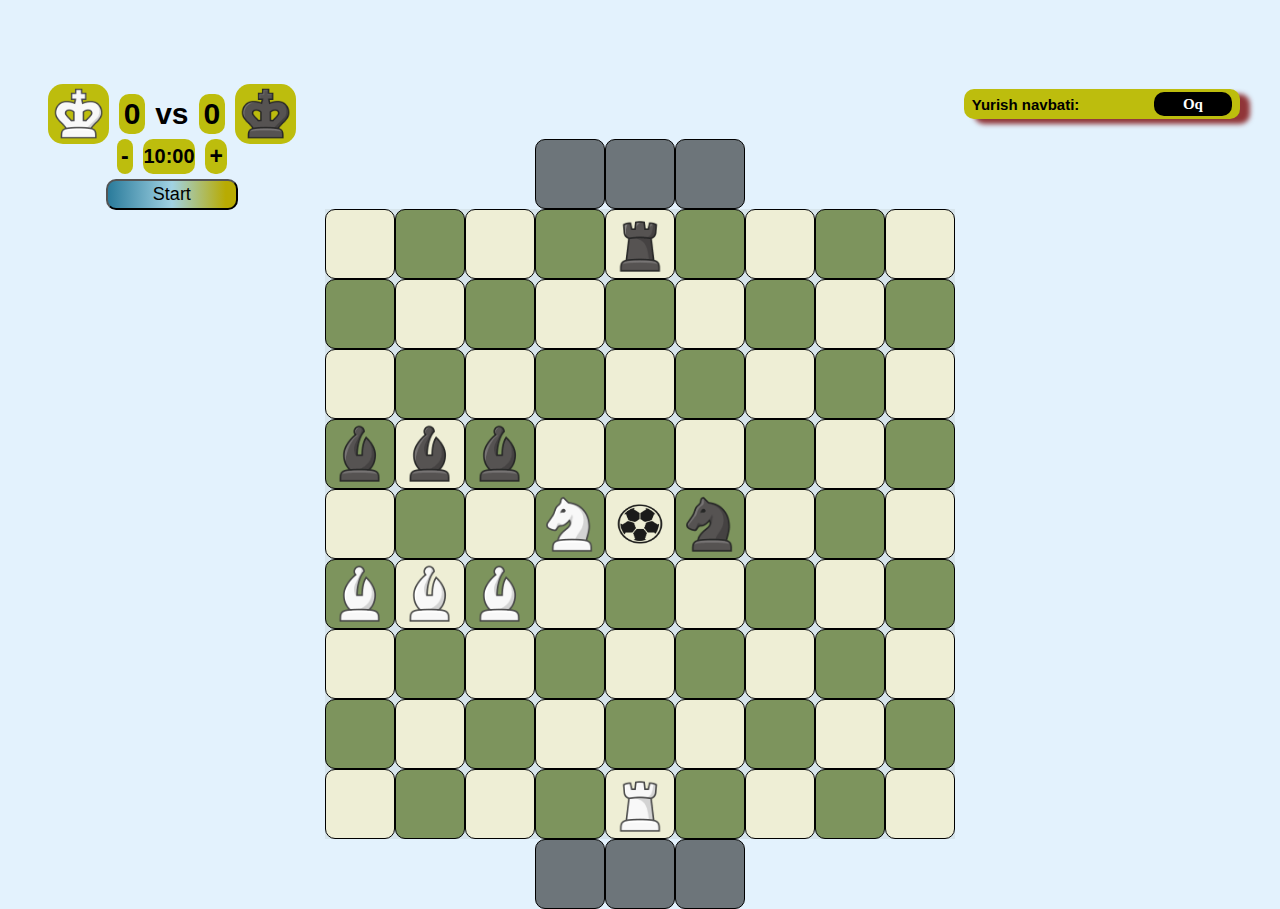
<file: index.html>
<!DOCTYPE html>
<html lang="en">

<head>
	<meta charset="UTF-8">
	<meta name="viewport" content="width=device-width, initial-scale=1.0">
	<title>CHess Ball | Game</title>
	<link rel="stylesheet" href="style.css">
	<link rel="shortcut icon" href="./images/favicon.png" type="image/x-icon">
</head>

<body>


	<!-- Main Content (Matrix) -->
	<div class="main-container">
		<div class="madam">
			<div class="sorov">
				<div class="h4">Qanday o'ynashni bilasizmi ?</div>
				<div class="answer">
					<span class="Yes">Ha</span>
					<span class="No">Yo'q</span>
				</div>
			</div>
		</div>
	</div>
	<div class="container">
		<div class="Order-section">
			<div class="live-sec">
				<div class="live">
					<img class="king" src="./images/pieces/white/king.png" alt="">
					<span class="score">0</span>
					<h3>vs</h3>
					<span class="score">0</span>
					<img class="king" src="./images/pieces/black/king.png" alt="">
				</div>
				<div class="timer">
					<div class="time-sec">
						<div class="pluss minus">-</div>
						<span id="time" class="time">10:00</span>
						<div class="pluss">+</div>
					</div>
					<button class="btn-start">Start</button>
				</div>
				<div class="goall"><span> <img src="./images/ball.jpg" alt="" srcset="">Goall <img src="./images/ball.jpg"
							alt="" srcset=""></span></div>
			</div>
			<div class="info-sec">Yurish navbati: <span class="move-color-black">Qora</span></div>

		</div>
		<div class="goal-keeping-zone-1 keeper-zone">
			<div class="squad"></div>
		</div>
		<div class="goal-keeping-zone-1">
			<div class="squad"></div>
			<div class="squad"></div>
			<div class="squad"></div>
		</div>
		<div class="main-matrix">
			<div class="squad"></div>
			<div class="squad"></div>
			<div class="squad"></div>
			<div class="squad"></div>
			<div class="squad"></div>
			<div class="squad"></div>
			<div class="squad"></div>
			<div class="squad"></div>
			<div class="squad"></div>
			<div class="squad"></div>
			<div class="squad"></div>
			<div class="squad"></div>
			<div class="squad"></div>
			<div class="squad"></div>
			<div class="squad"></div>
			<div class="squad"></div>
			<div class="squad"></div>
			<div class="squad"></div>
			<div class="squad"></div>
			<div class="squad"></div>
			<div class="squad"></div>
			<div class="squad"></div>
			<div class="squad"></div>
			<div class="squad"></div>
			<div class="squad"></div>
			<div class="squad"></div>
			<div class="squad"></div>
			<div class="squad"></div>
			<div class="squad"></div>
			<div class="squad"></div>
			<div class="squad"></div>
			<div class="squad"></div>
			<div class="squad"></div>
			<div class="squad"></div>
			<div class="squad"></div>
			<div class="squad"></div>
			<div class="squad"></div>
			<div class="squad"></div>
			<div class="squad"></div>
			<div class="squad"></div>
			<div class="squad"></div>
			<div class="squad"></div>
			<div class="squad"></div>
			<div class="squad"></div>
			<div class="squad"></div>
			<div class="squad"></div>
			<div class="squad"></div>
			<div class="squad"></div>
			<div class="squad"></div>
			<div class="squad"></div>
			<div class="squad"></div>
			<div class="squad"></div>
			<div class="squad"></div>
			<div class="squad"></div>
			<div class="squad"></div>
			<div class="squad"></div>
			<div class="squad"></div>
			<div class="squad"></div>
			<div class="squad"></div>
			<div class="squad"></div>
			<div class="squad"></div>
			<div class="squad"></div>
			<div class="squad"></div>
			<div class="squad"></div>
			<div class="squad"></div>
			<div class="squad"></div>
			<div class="squad"></div>
			<div class="squad"></div>
			<div class="squad"></div>
			<div class="squad"></div>
			<div class="squad"></div>
			<div class="squad"></div>
			<div class="squad"></div>
			<div class="squad"></div>
			<div class="squad"></div>
			<div class="squad"></div>
			<div class="squad"></div>
			<div class="squad"></div>
			<div class="squad"></div>
			<div class="squad"></div>
			<div class="squad"></div>
		</div>
		<div class="goal-keeping-zone-1">
			<div class="squad"></div>
			<div class="squad"></div>
			<div class="squad"></div>
		</div>

	</div>
	<div class="container-1">
		<div id="live" class="live">
			<img id="king1" class="king " src="./images/pieces/white/king.png" alt="">
			<span class="score1">0</span>
			<h3>vs</h3>
			<span class="score1">0</span>
			<img id="king1" class="king" src="./images/pieces/black/king.png" alt="">
		</div>
		<div class="restart-sec">
			<button class="button-82-pushable btn-res" role="button">
				<span class="button-82-shadow"></span>
				<span class="button-82-edge"></span>
				<span class="button-82-front text">
					Rematch
				</span>
			</button>
		</div>
	</div>

	<script src="script.js"></script>
</body>

</html>

<!-- HTML !-->
</file>
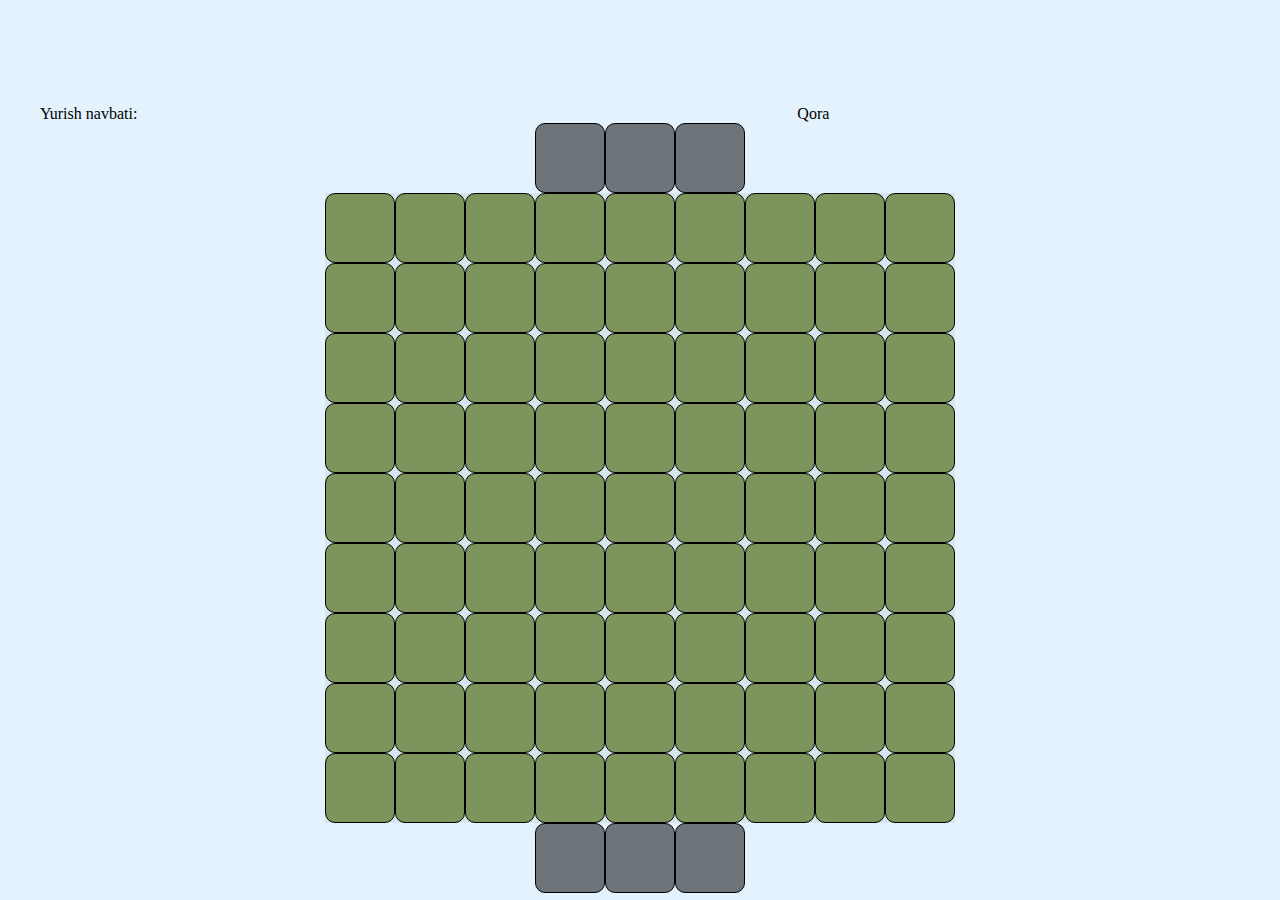
<file: main.html>
<!DOCTYPE html>
<html lang="en">

<head>
	<meta charset="UTF-8">
	<meta name="viewport" content="width=device-width, initial-scale=1.0">
	<title>CHess Ball | Game</title>
	<link rel="stylesheet" href="style.css">
</head>

<body>


	<!-- Main Content (Matrix) -->
	<div class="container">
		<div class="Order-section">
			Yurish navbati: <span class="move-color-black">Qora</span>
		</div>
		<div class="goal-keeping-zone-1">
			<div class="squad"></div>
			<div class="squad"></div>
			<div class="squad"></div>
		</div>
		<div class="main-matrix">
			<div class="squad"></div>
			<div class="squad"></div>
			<div class="squad"></div>
			<div class="squad"></div>
			<div class="squad"></div>
			<div class="squad"></div>
			<div class="squad"></div>
			<div class="squad"></div>
			<div class="squad"></div>
			<div class="squad"></div>
			<div class="squad"></div>
			<div class="squad"></div>
			<div class="squad"></div>
			<div class="squad"></div>
			<div class="squad"></div>
			<div class="squad"></div>
			<div class="squad"></div>
			<div class="squad"></div>
			<div class="squad"></div>
			<div class="squad"></div>
			<div class="squad"></div>
			<div class="squad"></div>
			<div class="squad"></div>
			<div class="squad"></div>
			<div class="squad"></div>
			<div class="squad"></div>
			<div class="squad"></div>
			<div class="squad"></div>
			<div class="squad"></div>
			<div class="squad"></div>
			<div class="squad"></div>
			<div class="squad"></div>
			<div class="squad"></div>
			<div class="squad"></div>
			<div class="squad"></div>
			<div class="squad"></div>
			<div class="squad"></div>
			<div class="squad"></div>
			<div class="squad"></div>
			<div class="squad"></div>
			<div class="squad"></div>
			<div class="squad"></div>
			<div class="squad"></div>
			<div class="squad"></div>
			<div class="squad"></div>
			<div class="squad"></div>
			<div class="squad"></div>
			<div class="squad"></div>
			<div class="squad"></div>
			<div class="squad"></div>
			<div class="squad"></div>
			<div class="squad"></div>
			<div class="squad"></div>
			<div class="squad"></div>
			<div class="squad"></div>
			<div class="squad"></div>
			<div class="squad"></div>
			<div class="squad"></div>
			<div class="squad"></div>
			<div class="squad"></div>
			<div class="squad"></div>
			<div class="squad"></div>
			<div class="squad"></div>
			<div class="squad"></div>
			<div class="squad"></div>
			<div class="squad"></div>
			<div class="squad"></div>
			<div class="squad"></div>
			<div class="squad"></div>
			<div class="squad"></div>
			<div class="squad"></div>
			<div class="squad"></div>
			<div class="squad"></div>
			<div class="squad"></div>
			<div class="squad"></div>
			<div class="squad"></div>
			<div class="squad"></div>
			<div class="squad"></div>
			<div class="squad"></div>
			<div class="squad"></div>
			<div class="squad"></div>
		</div>
		<div class="goal-keeping-zone-1">
			<div class="squad"></div>
			<div class="squad"></div>
			<div class="squad"></div>
		</div>

	</div>

	<script src="script.js"></script>
</body>

</html>
</file>
<file: style.css>
* {
	box-sizing: border-box;
	margin: 0px;
	padding: 0px;
}

body {
	background-color: #e3f2fd;
}
.container-1 {
	display: none;
	flex-direction: column;
	align-items: center;
	justify-content: center;
	gap: 100px;
	width: 100%;
	height: 80vh;
	border-bottom-right-radius: 60%;
	border-bottom-left-radius: 60%;
	background-color: #354855;
	box-shadow: rgba(0, 0, 0, 0.09) 0px 2px 1px, rgba(0, 0, 0, 0.09) 0px 4px 2px,
		rgba(0, 0, 0, 0.09) 0px 8px 4px, rgba(0, 0, 0, 0.09) 0px 16px 8px,
		rgba(0, 0, 0, 0.09) 0px 32px 16px;
}

.container {
	/* filter: blur(4px); */
	z-index: -10;
	padding-top: 10%;
	padding-left: 40px;
	padding-right: 40px;
	width: 100%;
	height: 870px;
	display: flex;
	align-items: center;
	justify-content: center;
	flex-direction: column;
}

.h4 {
	font-size: 23px;
	font-family: 'Times New Roman', Times, serif;
	display: flex;
	align-items: center;
}

.sorov {
	display: flex;
	flex-direction: column;
	gap: 30px;
}

.answer {
	display: flex;
	flex-direction: row;
	justify-content: space-between;
}

.answer span {
	padding: 10px;
	height: auto;
	width: auto;
	background-color: #354855;
	border-radius: 10px;
	color: white;
	font-family: Cambria, Cochin, Georgia, Times, 'Times New Roman', serif;
}

.answer span:hover {
	cursor: pointer;
	color: rgba(255, 255, 255, 0.795);
}

.main-container {
	z-index: 1;
	position: absolute;
	height: 120%;
	width: 100%;
	display: none;
	/* align-items: center; */
	justify-content: center;

	background-color: rgba(0, 0, 0, 0.103);
}
#btn-info {
	width: auto;
	height: 10px;
}
a {
	text-decoration: none;
}

.madam {
	padding: 10px;
	border-bottom-left-radius: 30%;
	border-bottom-right-radius: 30%;
	height: 200px;
	width: 320px;
	display: flex;
	align-items: center;
	justify-content: center;
	background-color: #b9b93479;
	position: fixed;
}

.main-matrix {
	width: 630px;
	height: 630px;
	background-color: rgba(198, 212, 212, 0.415);
	display: grid;
	grid-template-columns: repeat(9, 1fr);
	/* padding: 10px; */
}

.squad {
	width: 70px;
	height: 70px;
	background-color: #7d945d;
	border: 1px solid black;
	/* border-radius: px; */
	display: flex;
	align-items: center;
	justify-content: center;
	border-radius: 10px;
}

.goal-keeping-zone-1 {
	height: 70px;
	width: 210px;
	display: flex;
	flex-direction: row;
	align-items: center;
	justify-content: center;
}

.goal-keeping-zone-1 .squad {
	background-color: rgba(0, 0, 0, 0.518);
	border: 1px solid black;
}

.white {
	background-color: #eeeed5;
}

.squad img {
	width: 100%;
}

.ball {
	height: 80%;
	width: 100%;
	padding: 7px;
}

/* 
.fade {

} */

.dot-action {
	height: 20px;
	width: 20px;
	border-radius: 50%;
	background-color: #63804698;
}

.white-dot {
	background-color: white !important;
}

.Order-section {
	width: 100%;
	display: flex;
	flex-direction: row;
	gap: 55%;
}

.time-sec {
	display: flex;
	width: 60%;
	gap: 8px;
	flex-direction: row;
}

.info-sec {
	text-align: center;
	height: 40px;
	width: 15%;
	background-color: #bdbd0d;
	margin-bottom: 20px;
	display: flex;
	align-items: center;
	justify-content: space-between;
	padding: 0px 8px;
	font-weight: bold;
	border-radius: 10px;
	font-family: Arial, Helvetica, sans-serif;
	box-shadow: 10px 5px 5px rgba(121, 1, 1, 0.786);
}

.goall {
	height: 35px;
	width: 100%;
	display: none;
	align-items: center;
	justify-content: center;
}
.goall span {
	height: inherit;
	width: 40%;
	background-color: #b9b934;
	display: flex;
	border-radius: 10px;
	border-bottom-right-radius: 20px;
	border-bottom-left-radius: 20px;
	justify-content: center;
	align-items: center;
	font-size: 30px;
	font-weight: bold;
	font-family: Cambria, Cochin, Georgia, Times, 'Times New Roman', serif;
}

.goall img {
	height: 80%;
}

.info-sec span {
	width: 30%;
	padding: 2px;
	font-family: Georgia, 'Times New Roman', Times, serif;
	height: 80%;
	color: white;
	background-color: black;
	border-radius: 10px;
	margin-left: 13px;
	display: flex;
	justify-content: center;
	align-items: center;
}

.live-sec {
	width: 25%;
	height: 50px;
	display: flex;
	flex-direction: column;
	/* transform: scale(0.5); */
}
.live {
	width: 100%;
	height: 50px;
	display: flex;
	gap: 10px;
	flex-direction: row;
	justify-content: center;
	align-items: center;
}

.timer {
	width: 100%;
	/* height: 0px; */
	font-size: 20px;
	display: flex;
	flex-direction: column;
	justify-content: center;
	align-items: center;
}

.time-sec {
	width: 100%;
	display: flex;
	align-self: center;
	justify-content: center;
	gap: 10px;
}

.pluss {
	font-size: 23px;
	padding: 4px;
	width: auto;
	background-color: #bdbd0d;
	border-radius: 10px;
	font-weight: bold;
	font-family: 'Lucida Sans', 'Lucida Sans Regular', 'Lucida Grande',
		'Lucida Sans Unicode', Geneva, Verdana, sans-serif;
}

.pluss:hover {
	cursor: pointer;
}

.timer span {
	display: flex;
	flex-direction: row;
	justify-content: center;
	align-items: center;
	/* width: auto; */
	background-color: #bdbd0d;
	border-radius: 10px;
	padding: 3px;
	font-weight: bold;
	font-family: 'Lucida Sans', 'Lucida Sans Regular', 'Lucida Grande',
		'Lucida Sans Unicode', Geneva, Verdana, sans-serif;
}

#time {
	width: 20%;
	padding: 3px;
}

.times {
	width: 100%;
	display: flex;
	flex-direction: row;
	align-items: center;
	justify-content: center;
	gap: 20%;
}

.king {
	width: 15%;
	background-color: #bdbd0d;
	border-radius: 15px;
}

.container-1 .live span {
	height: 100%;
}

.live span {
	height: 80%;
	width: 10%;
	display: flex;
	align-items: center;
	justify-content: center;
	font-size: 30px;
	font-weight: bold;
	font-family: Verdana, Geneva, Tahoma, sans-serif;
	background-color: #bdbd0d;
	padding: 3px;
	border-radius: 10px;
}

h3 {
	font-size: 30px;
	font-family: 'Franklin Gothic Medium', 'Arial Narrow', Arial, sans-serif;
}

.btn-start {
	font-size: 18px;
	margin-top: 5px;
	padding: 3px;
	width: 50%;
	border-radius: 10px;
	font-family: 'Franklin Gothic Medium', 'Arial Narrow', Arial, sans-serif;
	background: #2a7b9b;
	background: linear-gradient(
		90deg,
		rgba(42, 123, 155, 1) 0%,
		rgba(161, 210, 227, 1) 50%,
		rgba(184, 171, 2, 1) 92%
	);
}

@media (max-width: 1500px) and (min-width: 1000px) {
	.goall span {
		width: 70%;
	}
	.king {
		width: 23%;
	}
	.info-sec {
		width: 26%;
		height: 30px;
		font-size: 15px;
	}
	.timer span {
		width: 40%;
	}
	#king1 {
		width: 14%;
	}
}

@media (max-width: 1000px) {
	.madam {
		height: 200px;
		top: -20px;
		transform: scale(0.8);
	}
	.container {
		transform: scale(0.8);
	}
	#live {
		transform: scale(0.8);
	}
	/* .goall span {
		width: 80%;
		font-size: 10px;
	} */
	#king1 {
		width: 20%;
	}
	.container-1 {
		border-end-end-radius: 550px;
		border-end-start-radius: 550px;
	}
	.time-sec {
		transform: scale(0.9);
		font-size: 13px;
		padding: 4px;
		/* width: auto; */
	}
}

@media (max-width: 1000px) {
	.timer span {
		width: 40%;
	}
	.goall span {
		width: 80%;
		font-size: 20px;
	}
	.dot-action {
		width: 15px;
		height: 15px;
	}

	.container {
		height: 550px;
	}
	.main-matrix {
		width: 450px;
		height: 450px;
	}
	.squad {
		width: 50px;
		height: 50px;
	}
	.info-sec {
		width: 26%;
		height: 30px;
		font-size: 12px;
	}
	.king {
		width: 25%;
	}
	.live span {
		font-size: 25px;
		width: 20%;
	}
}

/* CSS */
.button-82-pushable {
	position: relative;
	border: none;
	background: transparent;
	padding: 0;
	cursor: pointer;
	outline-offset: 4px;
	transition: filter 250ms;
	user-select: none;
	-webkit-user-select: none;
	touch-action: manipulation;
}

.button-82-shadow {
	position: absolute;
	top: 0;
	left: 0;
	width: 100%;
	height: 100%;
	border-radius: 12px;
	background: hsl(0deg 0% 0% / 0.25);
	will-change: transform;
	transform: translateY(2px);
	transition: transform 600ms cubic-bezier(0.3, 0.7, 0.4, 1);
}

.button-82-edge {
	position: absolute;
	top: 0;
	left: 0;
	width: 100%;
	height: 100%;
	border-radius: 12px;
	background: linear-gradient(
		to left,
		hsl(340deg 100% 16%) 0%,
		hsl(340deg 100% 32%) 8%,
		hsl(340deg 100% 32%) 92%,
		hsl(340deg 100% 16%) 100%
	);
}

.button-82-front {
	display: block;
	position: relative;
	padding: 12px 27px;
	border-radius: 12px;
	font-size: 1.1rem;
	color: white;
	background: hsl(345deg 100% 47%);
	will-change: transform;
	transform: translateY(-4px);
	transition: transform 600ms cubic-bezier(0.3, 0.7, 0.4, 1);
}

@media (min-width: 768px) {
	.button-82-front {
		font-size: 1.25rem;
		padding: 12px 42px;
	}
}

.button-82-pushable:hover {
	filter: brightness(110%);
	-webkit-filter: brightness(110%);
}

.button-82-pushable:hover .button-82-front {
	transform: translateY(-6px);
	transition: transform 250ms cubic-bezier(0.3, 0.7, 0.4, 1.5);
}

.button-82-pushable:active .button-82-front {
	transform: translateY(-2px);
	transition: transform 34ms;
}

.button-82-pushable:hover .button-82-shadow {
	transform: translateY(4px);
	transition: transform 250ms cubic-bezier(0.3, 0.7, 0.4, 1.5);
}

.button-82-pushable:active .button-82-shadow {
	transform: translateY(1px);
	transition: transform 34ms;
}

.button-82-pushable:focus:not(:focus-visible) {
	outline: none;
}

.keeper-zone {
	display: none;
}

@media (max-width: 800px) {
	.madam {
		transform: scale(0.75);
		top: -30px;
	}
	.Order-section {
		position: relative;
		/* left: -50px; */
		top: -40px;
	}
	.timer span {
		width: 70%;
	}
	.info-sec {
		width: 60%;
	}
	.info-sec span {
		width: 50%;
	}
	/* body {
		margin-top: 5%;
	} */
	.live-sec {
		padding-left: 20px;
	}
	.king {
		width: 45%;
	}
	.time-sec {
		transform: scale(0.9);
		font-size: 13px;
		padding: 4px;
		/* width: auto; */
	}
	#time {
		width: auto;
	}
}

@media (max-width: 750px) {
	.live-sec {
		transform: scale(0.8);
	}
	.btn-start {
		width: 80%;
	}
}

@media (max-width: 480px) {
	.madam {
		transform: scale(0.55);
		top: -45px;
	}
	.Order-section {
		top: -20px;
	}

	.dot-action {
		width: 10px;
		height: 10px;
	}
	.live span {
		/* display: none; */
		width: 200px;
	}
	.container {
		height: 495px;
	}
	.main-matrix {
		width: 405px;
		height: 405px;
	}
	.squad {
		width: 45px;
		height: 45px;
	}

	.live-sec {
		padding-right: 30px;
	}
	.timer span {
		width: 140%;
	}
	.goall span {
		width: 250%;
		font-size: 20px;
	}
	.btn-start {
		width: 140%;
	}
	.king {
		width: 40px;
	}
	.btn-res {
		transform: scale(0.75);
	}
}

@media (max-width: 430px) {
	.Order-section {
		position: relative;
		/* left: -50px; */
		top: -20px;
	}
	.dot-action {
		width: 10px;
		height: 10px;
	}
	.live span {
		/* display: none; */
		width: 300px;
	}
	.container {
		height: 440px;
	}
	.main-matrix {
		width: 360px;
		height: 360px;
	}
	.squad {
		width: 40px;
		height: 40px;
	}

	.live-sec {
		padding: 0px 30px;
	}
	.timer span {
		width: 440%;
		font-size: 18px;
	}
	.goall span {
		width: 350%;
		font-size: 20px;
	}
	.btn-start {
		width: 440%;
		font-size: 14px;
	}
	.king {
		width: 40px;
	}
	.container-1 {
		height: 530px;
		border-end-end-radius: 12250px;
		border-end-start-radius: 12250px;
		padding: 0px 10px;
		/* border-bottom-right-radius: 50%; */
	}
	.goal-keeping-zone-1 {
		width: 120px;
	}
}

@media (max-width: 370px) {
	.btn-start {
		/* position: relative;
		left: -50px; */
		width: auto;
	}
	.timer span {
		width: auto;
	}
}

@media (max-width: 300px) {
	.container {
		transform: scale(0.7);
	}
	.Order-section {
		position: relative;
		/* left: -50px; */
		top: -60px;
	}
	.live-sec {
		position: relative;
		left: -40px;
	}
}
</file>
